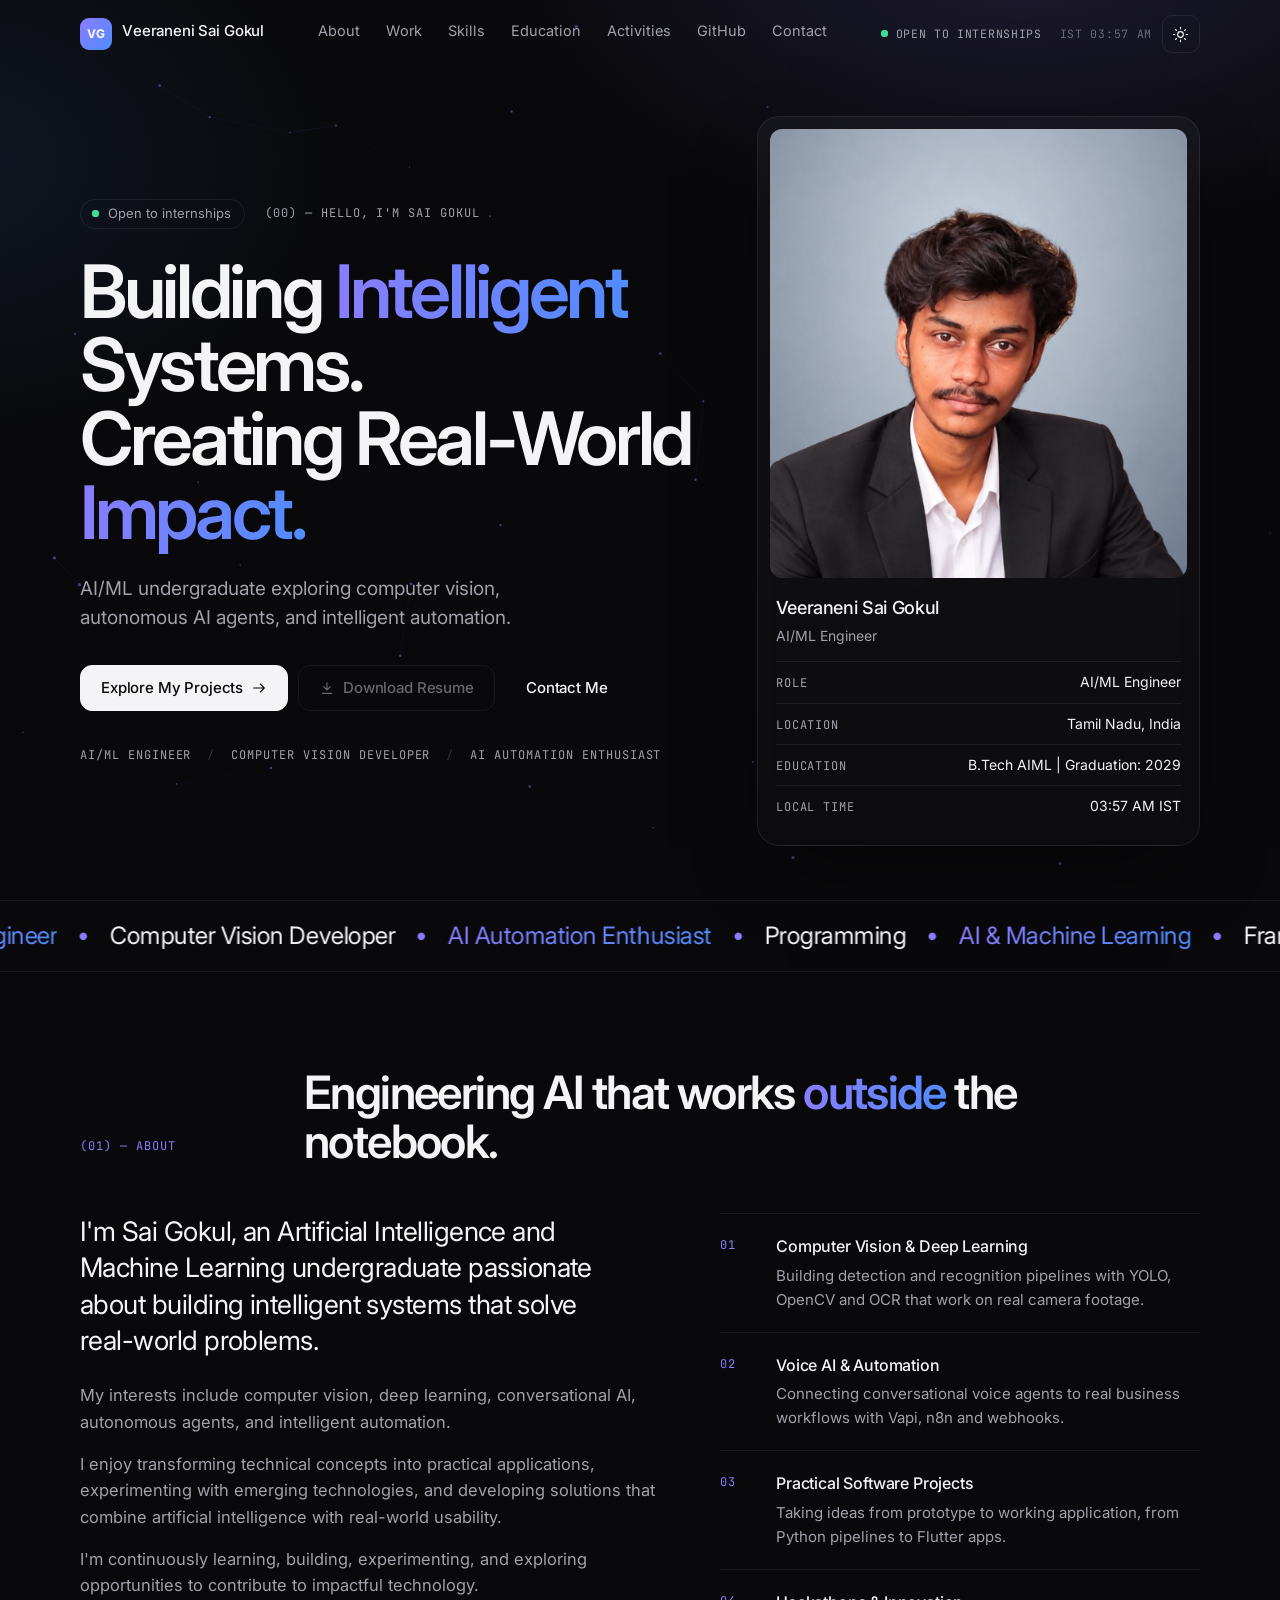
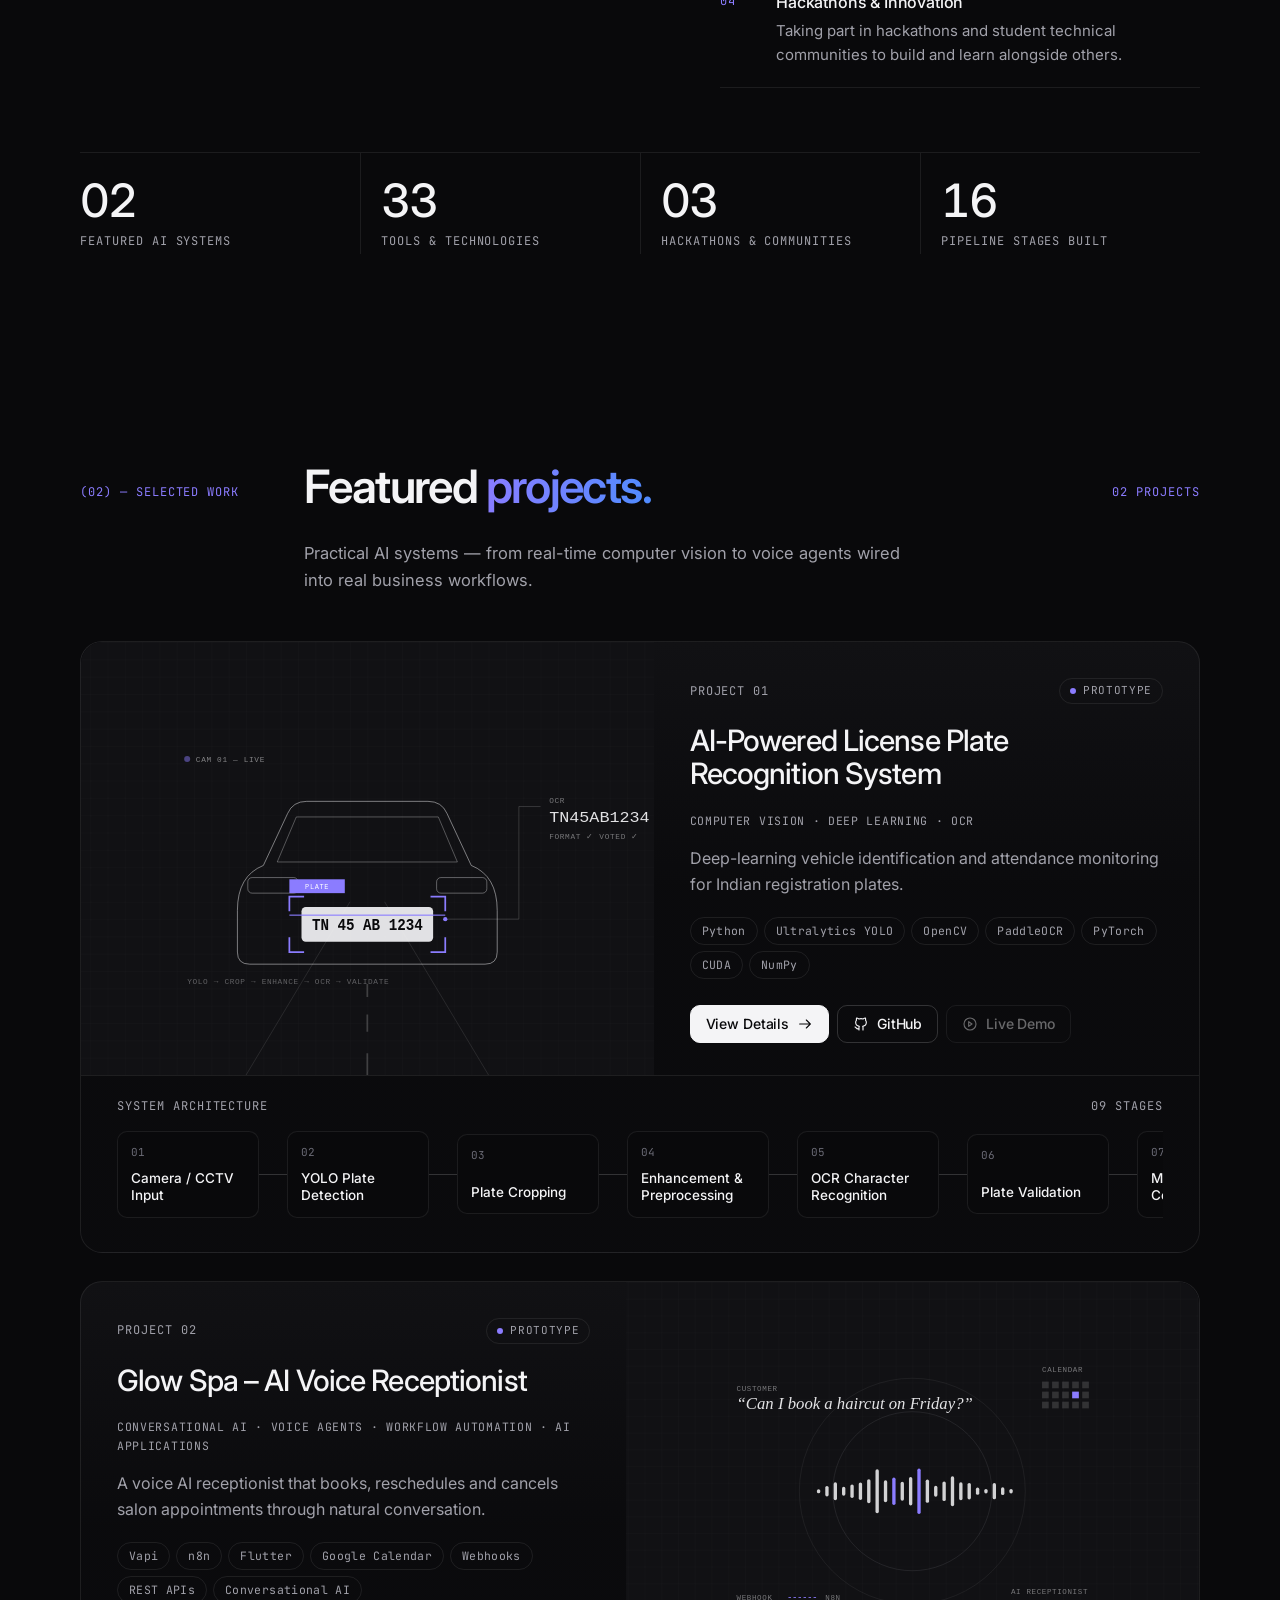
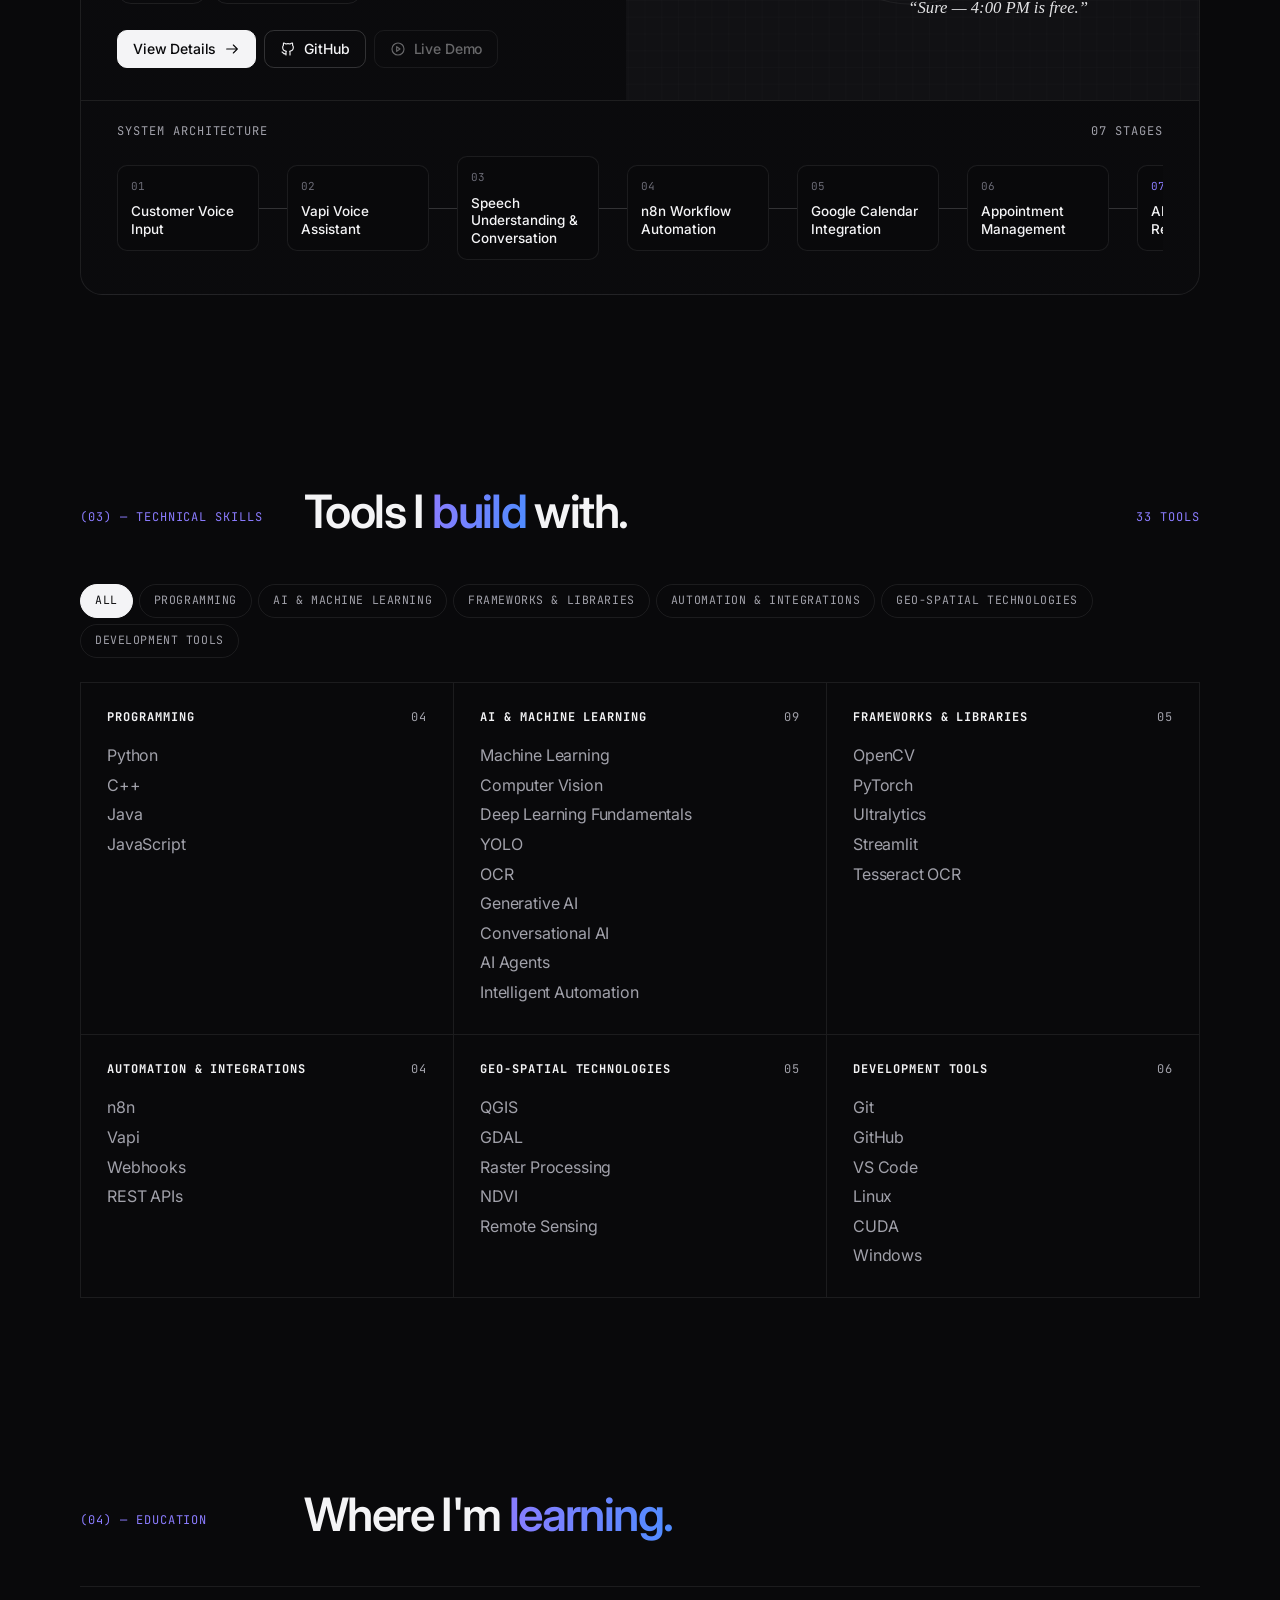
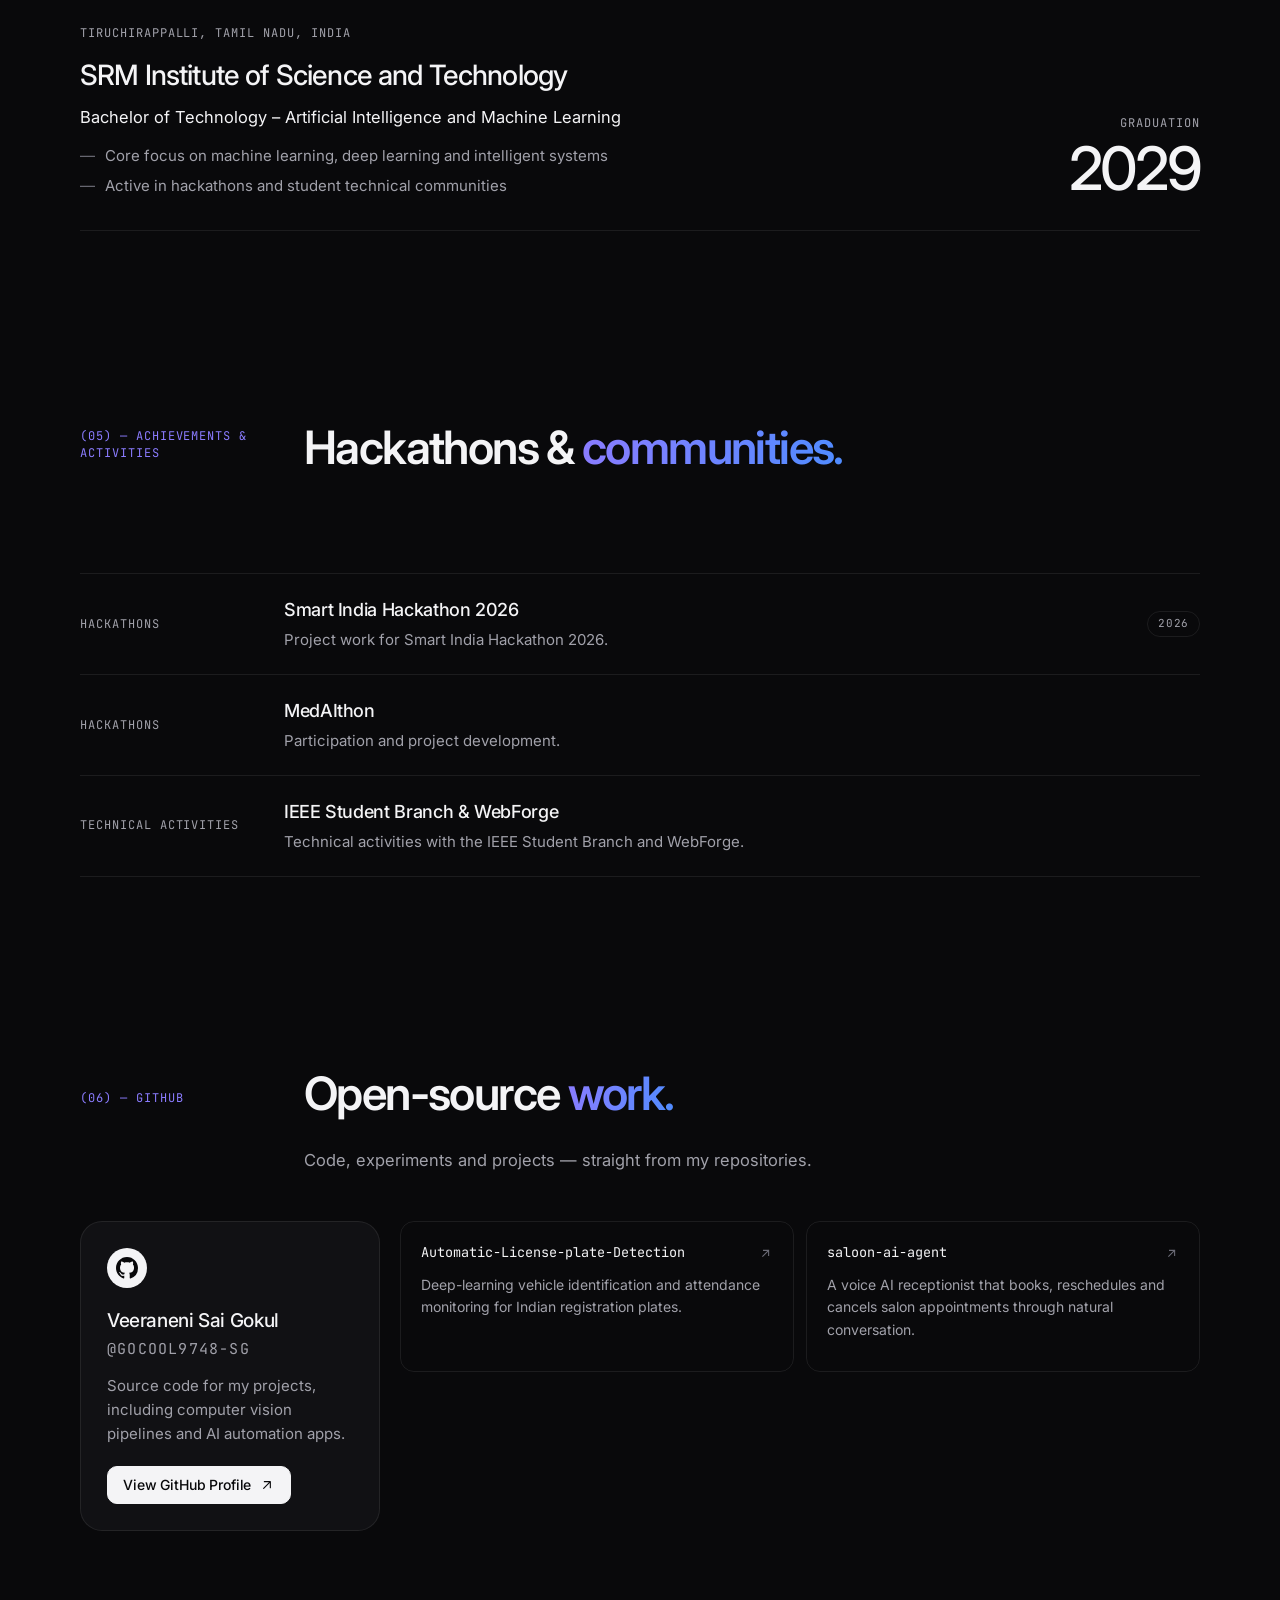
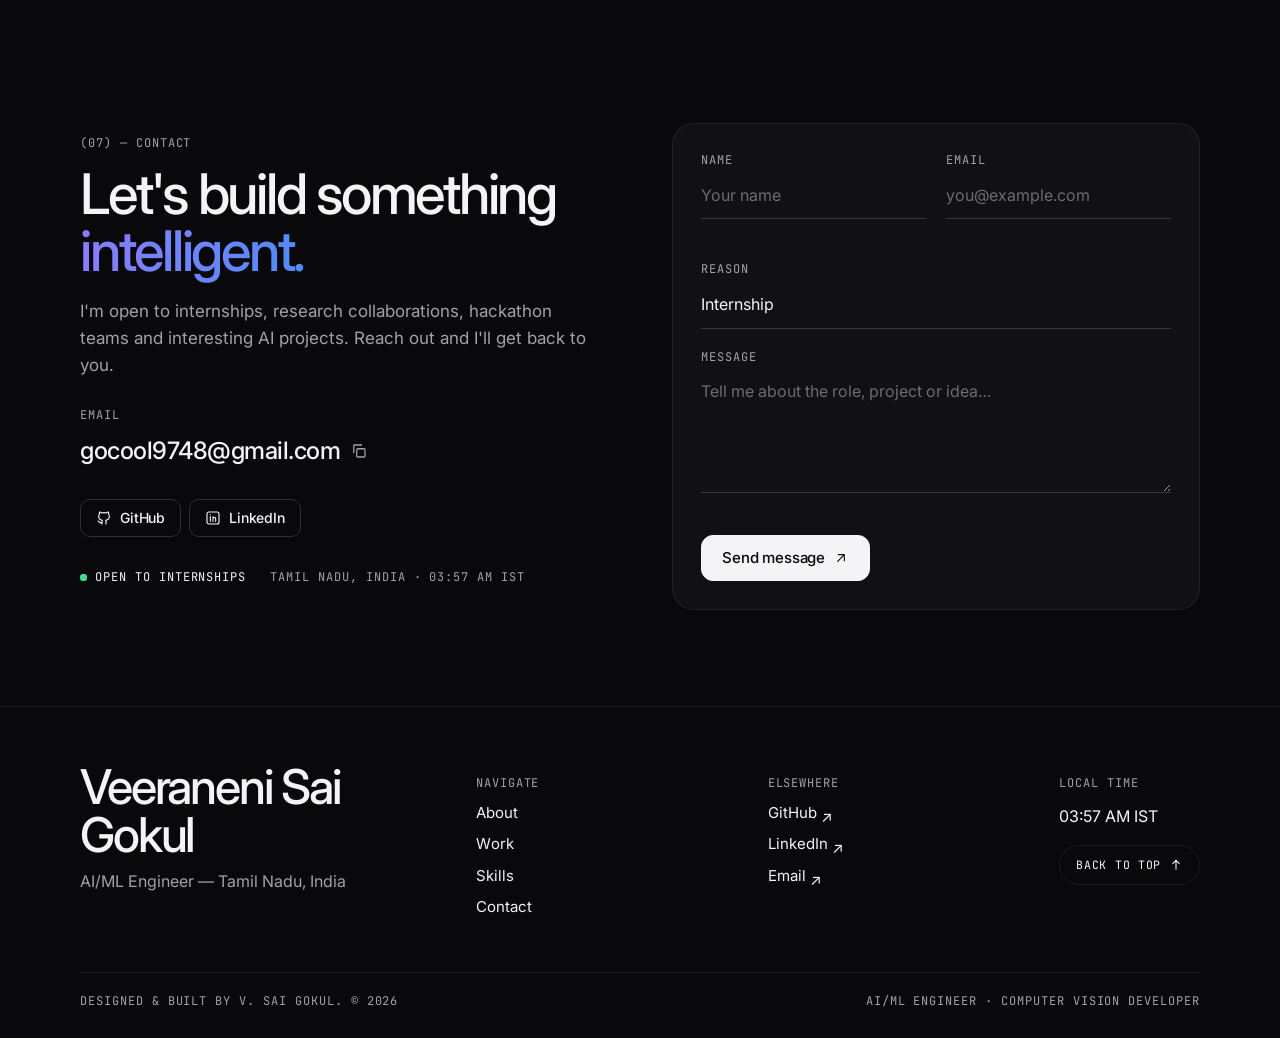
<file: index.html>
<!DOCTYPE html>
<html lang="en" data-theme="dark">
<head>
  <meta charset="UTF-8">
  <meta name="viewport" content="width=device-width, initial-scale=1">
  <title>Veeraneni Sai Gokul | AI/ML Engineer</title>
  <meta name="description" content="AI/ML undergraduate at SRM IST, Tiruchirappalli, building computer vision systems, voice AI receptionists and smart automation. See projects and say hello.">
  <meta name="author" content="Veeraneni Sai Gokul">
  <meta name="theme-color" content="#09090b">
  <!-- If your site lives at a different address, replace every https://gocool9748-sg.github.io in this file, robots.txt and sitemap.xml. -->
  <link rel="canonical" href="https://gocool9748-sg.github.io/">
  <meta property="og:type" content="website">
  <meta property="og:url" content="https://gocool9748-sg.github.io/">
  <meta property="og:site_name" content="Veeraneni Sai Gokul">
  <meta property="og:title" content="Veeraneni Sai Gokul | AI/ML Engineer">
  <meta property="og:description" content="AI/ML undergraduate at SRM IST, Tiruchirappalli, building computer vision systems, voice AI receptionists and smart automation. See projects and say hello.">
  <meta property="og:image" content="https://gocool9748-sg.github.io/assets/img/og.png">
  <meta property="og:image:width" content="1200">
  <meta property="og:image:height" content="630">
  <meta property="og:image:alt" content="Veeraneni Sai Gokul — AI/ML Engineer. Building intelligent systems, creating real-world impact.">
  <meta name="twitter:card" content="summary_large_image">
  <meta name="twitter:title" content="Veeraneni Sai Gokul | AI/ML Engineer">
  <meta name="twitter:description" content="AI/ML undergraduate building computer vision systems, voice AI receptionists and smart automation. See projects and say hello.">
  <meta name="twitter:image" content="https://gocool9748-sg.github.io/assets/img/og.png">
  <link rel="icon" href="favicon.ico" sizes="any">
  <link rel="icon" href="assets/img/icon.svg" type="image/svg+xml">
  <link rel="apple-touch-icon" href="assets/img/apple-touch-icon.png">
  <link rel="manifest" href="site.webmanifest">
  <script type="application/ld+json">
  {"@context":"https://schema.org","@type":"Person","name":"Veeraneni Sai Gokul","jobTitle":"AI/ML Engineer","url":"https://gocool9748-sg.github.io/","alumniOf":"SRM Institute of Science and Technology","address":{"@type":"PostalAddress","addressRegion":"Tamil Nadu","addressCountry":"IN"},"sameAs":["https://github.com/gocool9748-sg"]}
  </script>
  <link rel="preconnect" href="https://fonts.googleapis.com">
  <link rel="preconnect" href="https://fonts.gstatic.com" crossorigin>
  <link rel="stylesheet" href="https://fonts.googleapis.com/css2?family=Inter:wght@400;500;600;700&family=JetBrains+Mono:wght@400;500&display=swap">
  <link rel="stylesheet" href="assets/css/style.css">
  <script>
    /* Before paint: saved theme + JS flag (prevents flashes) */
    (function () {
      var d = document.documentElement;
      d.classList.add("js");
      try {
        var t = localStorage.getItem("sg-theme");
        if (t === "light" || t === "dark") d.setAttribute("data-theme", t);
      } catch (e) {}
    })();
  </script>
</head>
<body>
  <a class="skip-link" href="#main">Skip to content</a>
  <div class="progress" id="progress" aria-hidden="true"></div>
  <canvas id="bg-canvas" aria-hidden="true"></canvas>
  <div class="bg-glow" aria-hidden="true"></div>

  <header class="nav" id="nav">
    <div class="container nav-inner">
      <a class="brand" href="#top" aria-label="Back to top">
        <span class="brand-mark" id="brand-mark">SG</span>
        <span class="brand-name roll-host" id="brand-name"></span>
      </a>
      <nav class="nav-links" id="nav-links" aria-label="Main">
        <a href="#about">About</a>
        <a href="#projects">Work</a>
        <a href="#skills">Skills</a>
        <a href="#education">Education</a>
        <a href="#achievements">Activities</a>
        <a href="#github">GitHub</a>
        <a href="#contact">Contact</a>
      </nav>
      <div class="nav-actions">
        <span class="nav-status" id="nav-status"></span>
        <button class="icon-btn" id="theme-toggle" type="button" aria-label="Toggle light and dark mode">
          <svg class="i-sun" viewBox="0 0 24 24" aria-hidden="true"><circle cx="12" cy="12" r="4"/><path d="M12 2v2M12 20v2M4.93 4.93l1.41 1.41M17.66 17.66l1.41 1.41M2 12h2M20 12h2M4.93 19.07l1.41-1.41M17.66 6.34l1.41-1.41"/></svg>
          <svg class="i-moon" viewBox="0 0 24 24" aria-hidden="true"><path d="M21 12.8A9 9 0 1 1 11.2 3a7 7 0 0 0 9.8 9.8z"/></svg>
        </button>
        <button class="icon-btn menu-btn" id="menu-toggle" type="button" aria-label="Open menu" aria-expanded="false" aria-controls="nav-links">
          <svg viewBox="0 0 24 24" aria-hidden="true"><path d="M4 8h16M4 16h16"/></svg>
        </button>
      </div>
    </div>
  </header>

  <main id="main">
    <section class="hero" id="top"></section>
    <div class="marquee" id="marquee" aria-hidden="true"></div>
    <section class="section" id="about"></section>
    <section class="section" id="projects"></section>
    <section class="section" id="skills"></section>
    <section class="section" id="education"></section>
    <section class="section" id="achievements"></section>
    <section class="section" id="github"></section>
    <section class="section section-contact" id="contact"></section>
  </main>

  <footer class="footer" id="footer"></footer>

  <div class="modal" id="project-modal" role="dialog" aria-modal="true" aria-labelledby="modal-title" hidden>
    <div class="modal-backdrop" data-close></div>
    <article class="modal-panel" id="modal-panel" tabindex="-1"></article>
  </div>

  <div class="toast" id="toast" role="status" aria-live="polite"></div>

  <noscript>
    <div class="noscript">This portfolio needs JavaScript enabled to display its content.</div>
  </noscript>

  <script src="content.js"></script>
  <script src="assets/js/main.js"></script>
</body>
</html>
</file>
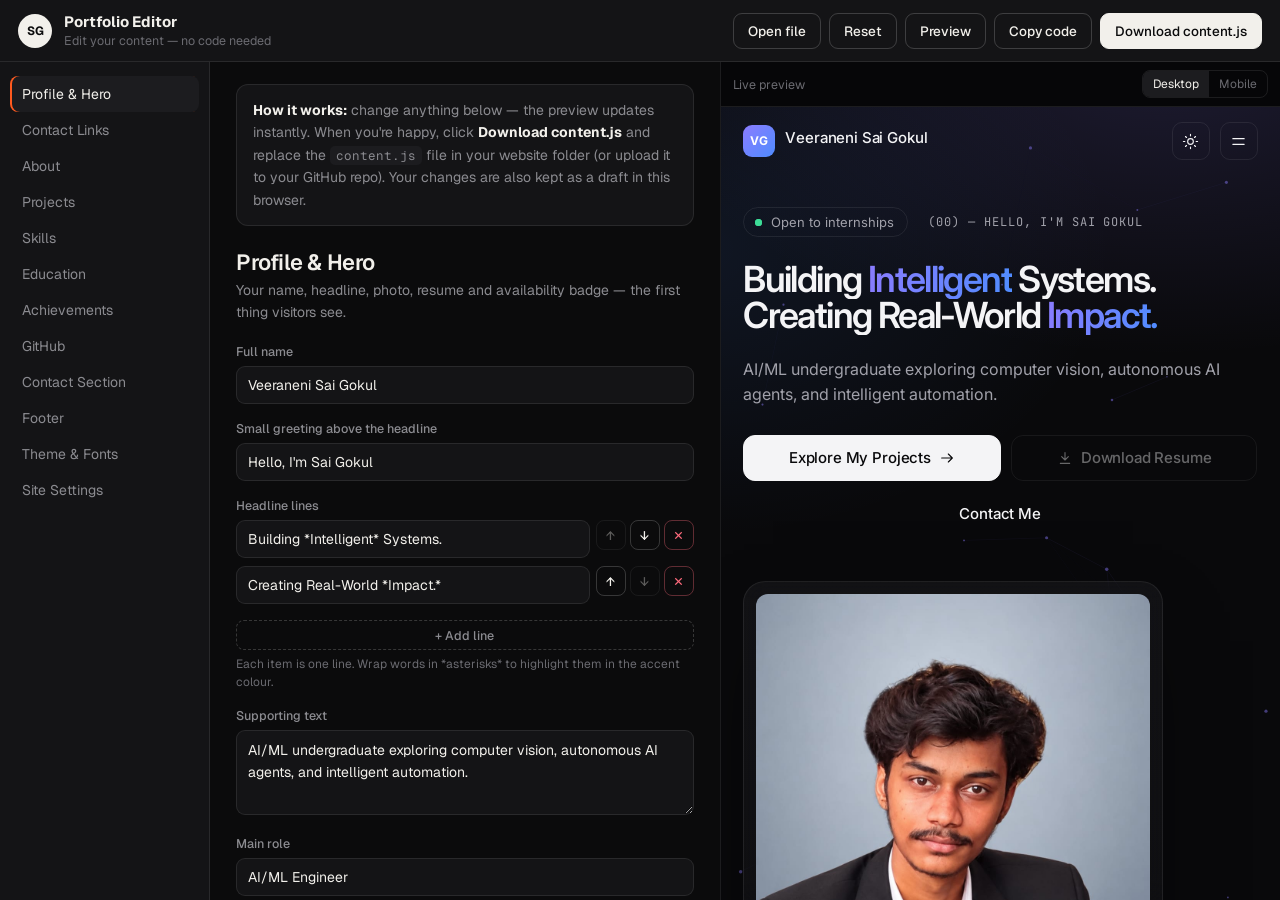
<file: editor.html>
<!DOCTYPE html>
<html lang="en">
<head>
  <meta charset="UTF-8">
  <meta name="viewport" content="width=device-width, initial-scale=1">
  <meta name="robots" content="noindex, nofollow">
  <title>Portfolio Editor</title>
  <link rel="preconnect" href="https://fonts.googleapis.com">
  <link rel="preconnect" href="https://fonts.gstatic.com" crossorigin>
  <link rel="stylesheet" href="https://fonts.googleapis.com/css2?family=Geist:wght@400;500;600&family=Geist+Mono:wght@400;500&display=swap">
  <link rel="stylesheet" href="assets/css/editor.css">
</head>
<body>
  <header class="topbar">
    <div class="brand"><span class="mark">SG</span><div><strong>Portfolio Editor</strong><small>Edit your content — no code needed</small></div></div>
    <div class="actions">
      <label class="btn" title="Open a content.js file">
        <input type="file" id="import-file" accept=".js,.json,text/javascript,application/json" hidden>
        Open file
      </label>
      <button class="btn" id="btn-reset" type="button" title="Throw away changes and start from the published content.js">Reset</button>
      <button class="btn" id="btn-preview" type="button" aria-pressed="true">Preview</button>
      <button class="btn" id="btn-copy" type="button">Copy code</button>
      <button class="btn btn-primary" id="btn-download" type="button">Download content.js</button>
    </div>
  </header>

  <div class="banner" id="draft-banner" hidden>
    <span>You have unsaved changes from last time.</span>
    <button class="btn btn-sm btn-primary" id="btn-restore" type="button">Restore them</button>
    <button class="btn btn-sm" id="btn-discard" type="button">Discard</button>
  </div>

  <div class="layout" id="layout">
    <nav class="sidebar" id="sidebar" aria-label="Sections"></nav>
    <main class="form-pane">
      <div class="help" id="help">
        <strong>How it works:</strong> change anything below — the preview updates instantly. When you're happy, click
        <b>Download content.js</b> and replace the <code>content.js</code> file in your website folder (or upload it to your GitHub repo).
        Your changes are also kept as a draft in this browser.
      </div>
      <div id="form"></div>
    </main>
    <aside class="preview-pane" id="preview-pane">
      <div class="preview-bar"><span>Live preview</span>
        <div class="seg" role="group" aria-label="Preview size">
          <button type="button" data-size="desktop" aria-pressed="true">Desktop</button>
          <button type="button" data-size="mobile" aria-pressed="false">Mobile</button>
        </div>
      </div>
      <div class="preview-stage"><iframe id="preview" src="index.html" title="Live preview of your portfolio"></iframe></div>
    </aside>
  </div>

  <div class="toast" id="toast" role="status" aria-live="polite"></div>

  <div class="dialog" id="code-dialog" hidden>
    <div class="dialog-panel">
      <div class="dialog-head"><strong>Your content.js</strong><button class="btn btn-sm" type="button" id="close-code">Close</button></div>
      <p class="muted">Select all of this text and paste it into <code>content.js</code>, replacing everything in that file.</p>
      <textarea id="code-out" readonly spellcheck="false"></textarea>
    </div>
  </div>

  <script src="content.js"></script>
  <script src="assets/js/editor.js"></script>
</body>
</html>
</file>
<file: assets/css/style.css>
/* =========================================================
   Design tokens — warm editorial dark, single signal accent
   ========================================================= */
/* =========================================================
   Design tokens. Accent colours & font are set from content.js
   (theme.colors / theme.font) — see applyTheme() in main.js.
   ========================================================= */
:root {
  --font-choice: "Inter";
  --font-sans: var(--font-choice), ui-sans-serif, system-ui, -apple-system, "Segoe UI", Roboto, Arial, sans-serif;
  --font-mono: "JetBrains Mono", ui-monospace, SFMono-Regular, Menlo, Consolas, monospace;
  --accent: #8b7cff;
  --accent-2: #4f8cff;
  --accent-rgb: 139, 124, 255;
  --accent-2-rgb: 79, 140, 255;
  --radius-sm: 8px;
  --radius: 14px;
  --radius-lg: 22px;
  --container: 1200px;
  --ease: cubic-bezier(0.22, 1, 0.36, 1);
  --ease-curtain: cubic-bezier(0.76, 0, 0.24, 1);
  --nav-h: 68px;
}

[data-theme="dark"] {
  color-scheme: dark;
  --bg: #09090b;
  --surface: #111114;
  --surface-2: #17171b;
  --border: rgba(255, 255, 255, 0.08);
  --border-strong: rgba(255, 255, 255, 0.16);
  --text: #f4f4f6;
  --text-2: #a1a1aa;
  --text-3: #6b6b76;
  --accent-soft: rgba(var(--accent-rgb), 0.14);
  --on-accent: #ffffff;
  --success: #3ddc97;
  --glass: rgba(14, 14, 17, 0.72);
  --shadow: 0 30px 80px -30px rgba(0, 0, 0, 0.7);
  --glow-a: 0.16;
  --glow-b: 0.10;
}

[data-theme="light"] {
  color-scheme: light;
  --bg: #fbfbfc;
  --surface: #ffffff;
  --surface-2: #f3f3f6;
  --border: rgba(10, 10, 20, 0.09);
  --border-strong: rgba(10, 10, 20, 0.18);
  --text: #0b0b0f;
  --text-2: #52525b;
  --text-3: #8a8a94;
  --accent-soft: rgba(var(--accent-rgb), 0.1);
  --on-accent: #ffffff;
  --success: #12a46a;
  --glass: rgba(251, 251, 252, 0.8);
  --shadow: 0 30px 70px -35px rgba(30, 30, 60, 0.25);
  --glow-a: 0.10;
  --glow-b: 0.07;
}

/* =========================================================
   Base
   ========================================================= */
*, *::before, *::after { box-sizing: border-box; }
html { scroll-behavior: smooth; scroll-padding-top: 80px; -webkit-text-size-adjust: 100%; scrollbar-width: thin; scrollbar-color: var(--border-strong) transparent; }
body {
  margin: 0;
  font-family: var(--font-sans);
  font-size: 16px;
  line-height: 1.6;
  color: var(--text);
  background: var(--bg);
  -webkit-font-smoothing: antialiased;
  -moz-osx-font-smoothing: grayscale;
  overflow-x: hidden;
  transition: background-color .5s var(--ease), color .5s var(--ease);
}
body.modal-open { overflow: hidden; }
img { max-width: 100%; display: block; }
a { color: inherit; text-decoration: none; }
button, input, textarea, select { font: inherit; color: inherit; }
::selection { background: var(--accent); color: var(--on-accent); }
:focus-visible { outline: 1.5px solid var(--accent); outline-offset: 3px; border-radius: 6px; }
svg { flex-shrink: 0; }
::-webkit-scrollbar { width: 8px; height: 8px; }
::-webkit-scrollbar-thumb { background: var(--border-strong); border-radius: 8px; }
::-webkit-scrollbar-track { background: transparent; }

.container { width: 100%; max-width: var(--container); margin: 0 auto; padding: 0 clamp(20px, 4vw, 40px); }

.skip-link { position: absolute; left: 16px; top: -60px; z-index: 200; background: var(--text); color: var(--bg); padding: 10px 16px; border-radius: var(--radius-sm); }
.skip-link:focus { top: 16px; }
.noscript { padding: 40px; text-align: center; color: var(--text-2); }

/* Italic serif accent (from *asterisks* in content) */
.nowrap { white-space: nowrap; }
.em { background: linear-gradient(100deg, var(--accent), var(--accent-2)); -webkit-background-clip: text; background-clip: text; color: transparent; }

/* Mono label, e.g. (01) — ABOUT */
.label {
  font-family: var(--font-mono);
  font-size: 12px;
  line-height: 1.4;
  letter-spacing: 0.08em;
  text-transform: uppercase;
  color: var(--text-2);
}

/* Background: soft accent glow + animated network canvas */
#bg-canvas { position: fixed; inset: 0; width: 100%; height: 100%; z-index: -2; pointer-events: none; }
.bg-glow {
  position: fixed; inset: 0; z-index: -3; pointer-events: none;
  background:
    radial-gradient(900px 520px at 80% -8%, rgba(var(--accent-rgb), var(--glow-a)), transparent 60%),
    radial-gradient(700px 480px at -5% 18%, rgba(var(--accent-2-rgb), var(--glow-b)), transparent 60%),
    var(--bg);
}

/* Scroll progress line */
.progress { position: fixed; top: 0; left: 0; right: 0; height: 2px; z-index: 120; background: linear-gradient(90deg, var(--accent), var(--accent-2)); transform-origin: 0 50%; transform: scaleX(0); }

/* =========================================================
   Navigation
   ========================================================= */
.nav {
  position: fixed; top: 0; left: 0; right: 0; z-index: 100;
  border-bottom: 1px solid transparent;
  transition: transform .5s var(--ease), background-color .3s, border-color .3s;
}
.nav.scrolled { background: var(--glass); backdrop-filter: saturate(150%) blur(16px); -webkit-backdrop-filter: saturate(150%) blur(16px); border-bottom-color: var(--border); }
.nav.hide { transform: translateY(-100%); }
.nav-inner { display: flex; align-items: center; justify-content: space-between; height: var(--nav-h); gap: 20px; }
.brand { display: flex; align-items: center; gap: 10px; font-weight: 500; letter-spacing: -0.01em; }
.brand-mark { display: grid; place-items: center; width: 32px; height: 32px; border-radius: 9px; background: linear-gradient(135deg, var(--accent), var(--accent-2)); color: #fff; font-size: 12px; font-weight: 700; letter-spacing: .02em; }
.brand-name { font-size: 15px; }
.nav-links { display: flex; gap: 2px; }
.nav-links a {
  font-size: 14.5px; color: var(--text-2); padding: 8px 12px; border-radius: 999px; transition: color .2s, background-color .2s;
}
.nav-links a:hover { color: var(--text); background: rgba(127, 127, 140, 0.08); }
.nav-links a.active { color: var(--text); background: rgba(127, 127, 140, 0.12); }
.nav-actions { display: flex; align-items: center; gap: 10px; }
.nav-status { display: inline-flex; align-items: center; gap: 8px; font-family: var(--font-mono); font-size: 11.5px; letter-spacing: .06em; text-transform: uppercase; color: var(--text-2); white-space: nowrap; }
.icon-btn {
  display: grid; place-items: center; width: 38px; height: 38px; border-radius: 10px;
  background: transparent; border: 1px solid var(--border); cursor: pointer;
  transition: background-color .25s, border-color .25s;
}
.icon-btn:hover { background: var(--surface); border-color: var(--border-strong); }
.icon-btn svg { width: 17px; height: 17px; fill: none; stroke: currentColor; stroke-width: 1.6; stroke-linecap: round; stroke-linejoin: round; transition: transform .5s var(--ease); }
.icon-btn:hover svg { transform: rotate(20deg); }
[data-theme="dark"] .i-moon, [data-theme="light"] .i-sun { display: none; }
.menu-btn { display: none; }

/* Letter-roll hover */
.roll { position: relative; display: inline-flex; overflow: hidden; line-height: 1.2; vertical-align: top; }
.roll-ch { display: inline-block; position: relative; transition: transform .5s var(--ease); transition-delay: calc(var(--i) * 14ms); }
.roll-ch::after { content: attr(data-ch); position: absolute; left: 0; top: 100%; }
a:hover .roll-ch, a:focus-visible .roll-ch { transform: translateY(-100%); }
.sr-only { position: absolute; width: 1px; height: 1px; padding: 0; margin: -1px; overflow: hidden; clip: rect(0 0 0 0); white-space: nowrap; border: 0; }

/* =========================================================
   Buttons, chips, status
   ========================================================= */
.btn {
  position: relative; isolation: isolate; overflow: hidden;
  display: inline-flex; align-items: center; justify-content: center; gap: 8px;
  height: 46px; padding: 0 20px; border-radius: 12px; font-size: 15px; font-weight: 500; letter-spacing: -0.01em;
  border: 1px solid var(--border-strong); background: transparent; color: var(--text);
  cursor: pointer; white-space: nowrap;
  transition: color .35s var(--ease), border-color .35s var(--ease), opacity .2s;
}
.btn::before {
  content: ""; position: absolute; inset: 0; z-index: -1; border-radius: inherit;
  background: var(--text); transform: translateY(101%); transition: transform .5s var(--ease);
}
.btn:hover::before, .btn:focus-visible::before { transform: translateY(0); }
.btn:hover, .btn:focus-visible { color: var(--bg); border-color: var(--text); }
.btn svg { width: 16px; height: 16px; fill: none; stroke: currentColor; stroke-width: 1.7; stroke-linecap: round; stroke-linejoin: round; }
.btn-primary { background: var(--text); border-color: var(--text); color: var(--bg); }
.btn-primary::before { background: linear-gradient(100deg, var(--accent), var(--accent-2)); }
.btn-primary:hover, .btn-primary:focus-visible { color: #fff; border-color: var(--accent); box-shadow: 0 10px 30px -10px rgba(var(--accent-rgb), .6); }
.btn-ghost { border-color: transparent; }
.btn-sm { height: 38px; padding: 0 15px; font-size: 14px; border-radius: 10px; }
.btn[aria-disabled="true"] { opacity: .4; cursor: not-allowed; }
.btn[aria-disabled="true"]::before { display: none; }
.btn[aria-disabled="true"]:hover { color: var(--text); border-color: var(--border-strong); }
.btn-primary[aria-disabled="true"]:hover { color: var(--bg); border-color: var(--text); box-shadow: none; }
.magnetic { display: inline-flex; will-change: transform; }

.chip {
  display: inline-flex; align-items: center; height: 28px; padding: 0 11px; border-radius: 999px;
  border: 1px solid var(--border); font-family: var(--font-mono); font-size: 11.5px; letter-spacing: .03em;
  color: var(--text-2); transition: color .2s, border-color .2s;
}
.chip:hover { color: var(--text); border-color: var(--border-strong); }
.tag { font-family: var(--font-mono); font-size: 11.5px; letter-spacing: .06em; text-transform: uppercase; color: var(--text-2); }
.status {
  display: inline-flex; align-items: center; gap: 7px; height: 26px; padding: 0 10px; border-radius: 999px;
  font-family: var(--font-mono); font-size: 11px; letter-spacing: .06em; text-transform: uppercase;
  color: var(--text-2); border: 1px solid var(--border);
}
.status::before { content: ""; width: 6px; height: 6px; border-radius: 50%; background: var(--accent); }
.status[data-status="completed"]::before { background: var(--success); }
.status.plain::before { display: none; }
.pulse { position: relative; width: 7px; height: 7px; border-radius: 50%; background: var(--success); flex-shrink: 0; }
.pulse::after { content: ""; position: absolute; inset: 0; border-radius: 50%; background: var(--success); animation: pulse 2.4s var(--ease) infinite; }
@keyframes pulse { 0% { transform: scale(1); opacity: .7; } 100% { transform: scale(3); opacity: 0; } }

/* =========================================================
   Sections
   ========================================================= */
.section { padding: 96px 0; position: relative; }
.section-head { display: grid; grid-template-columns: 200px 1fr auto; gap: 24px; align-items: end; margin-bottom: 48px; }
.section-head .label { padding-bottom: 10px; }
.section-head h2 { font-size: clamp(30px, 3.8vw, 46px); line-height: 1.05; letter-spacing: -0.035em; font-weight: 600; margin: 0; }
.section-head > .label { margin: 0; color: var(--accent); }
.section-head .sub { grid-column: 2 / 3; color: var(--text-2); font-size: 16.5px; margin: 6px 0 0; max-width: 60ch; }
.section-head .aside { padding-bottom: 10px; }
.muted { color: var(--text-2); }

/* Reveal on scroll (fade-up 20px) */
.js .reveal { opacity: 0; transform: translateY(20px); transition: opacity .9s var(--ease), transform .9s var(--ease); transition-delay: var(--d, 0s); }
.js .reveal.in { opacity: 1; transform: none; }

/* Masked line reveal for headings */
.mask-line { display: block; overflow: hidden; padding-bottom: .06em; margin-bottom: -.06em; }
.mask-line > span { display: inline-block; transform: translateY(105%); transition: transform 1.1s var(--ease); transition-delay: var(--d, 0s); }
.in .mask-line > span, .mask-line.in > span { transform: none; }
html:not(.js) .mask-line > span { transform: none; }

/* =========================================================
   Hero
   ========================================================= */
.hero { min-height: 100vh; min-height: 100svh; display: flex; align-items: center; padding: clamp(84px, 13vh, 116px) 0 clamp(32px, 6vh, 64px); }
.hero-grid { display: grid; grid-template-columns: 1.4fr 1fr; gap: 56px; align-items: center; }
.hero-top { display: flex; flex-wrap: wrap; align-items: center; gap: 14px 20px; margin-bottom: clamp(16px, 3vh, 26px); }
.availability { display: inline-flex; align-items: center; gap: 9px; height: 30px; padding: 0 13px 0 11px; border-radius: 999px; font-size: 13px; color: var(--text-2); border: 1px solid var(--border); }
.hero h1 { font-size: clamp(36px, min(5.8vw, 8.2vh), 74px); line-height: 1; letter-spacing: -0.045em; font-weight: 600; margin: 0 0 24px; }
.hero-tagline { font-size: clamp(16px, 1.5vw, 19px); color: var(--text-2); max-width: 520px; margin: 0 0 clamp(20px, 3.6vh, 32px); line-height: 1.55; }
.hero-actions { display: flex; flex-wrap: wrap; gap: 10px; }
.hero-roles { margin-top: clamp(20px, 4vh, 36px); display: flex; flex-wrap: wrap; gap: 6px 16px; }
.hero-roles span + span::before { content: "/"; margin-right: 16px; color: var(--border-strong); }

/* Profile card */
.profile-card { border-radius: var(--radius-lg); padding: 12px; background: linear-gradient(180deg, rgba(127,127,140,.08), rgba(127,127,140,.03)); backdrop-filter: blur(12px); -webkit-backdrop-filter: blur(12px); border: 1px solid var(--border); box-shadow: var(--shadow); }
.photo-frame { position: relative; aspect-ratio: 4 / 4.3; border-radius: 12px; overflow: hidden; background: radial-gradient(120% 90% at 50% 0%, rgba(var(--accent-rgb), .2), transparent 60%), var(--bg); display: grid; place-items: center; }
.photo-frame img { position: absolute; inset: 0; width: 100%; height: 100%; object-fit: cover; object-position: 50% 28%; }
.photo-initials { font-size: clamp(64px, 8vw, 104px); font-weight: 600; letter-spacing: -0.05em; line-height: 1; background: linear-gradient(160deg, var(--text), var(--accent)); -webkit-background-clip: text; background-clip: text; color: transparent; }
.photo-hint { position: absolute; bottom: 14px; left: 0; right: 0; text-align: center; }
.photo-frame .dot-accent { position: absolute; top: 16px; right: 16px; width: 8px; height: 8px; border-radius: 50%; background: var(--accent); }
.photo-frame .photo-label { position: absolute; top: 14px; left: 16px; }
.profile-meta { padding: 16px 6px 6px; }
.profile-name { font-size: 18px; font-weight: 500; letter-spacing: -0.02em; margin: 0; }
.profile-role { color: var(--text-2); font-size: 14px; margin: 2px 0 14px; }
.meta-list { list-style: none; margin: 0; padding: 0; display: grid; }
.meta-list li { display: flex; align-items: baseline; justify-content: space-between; gap: 12px; padding: 9px 0; border-top: 1px solid var(--border); font-size: 14px; }
.meta-list li span:last-child { text-align: right; }

/* Marquee */
.marquee { border-top: 1px solid var(--border); border-bottom: 1px solid var(--border); overflow: hidden; padding: 16px 0; }
.marquee-track { display: flex; width: max-content; will-change: transform; }
.marquee-group { display: flex; align-items: center; flex-shrink: 0; }
.marquee-item { font-size: clamp(18px, 2vw, 24px); letter-spacing: -0.02em; padding: 0 22px; white-space: nowrap; }
.marquee-sep { color: var(--accent); font-size: 10px; }

/* =========================================================
   About
   ========================================================= */
.about-grid { display: grid; grid-template-columns: 1.2fr 1fr; gap: 64px; align-items: start; }
.about-lead { font-size: clamp(21px, 2.1vw, 27px); line-height: 1.35; letter-spacing: -0.02em; margin: 0 0 24px; }
.about-text p:not(.about-lead) { color: var(--text-2); font-size: 16.5px; margin: 0 0 16px; max-width: 62ch; }
.highlights { border-top: 1px solid var(--border); }
.highlight { display: grid; grid-template-columns: 44px 1fr; gap: 12px; padding: 20px 0; border-bottom: 1px solid var(--border); }
.highlight .label { padding-top: 3px; color: var(--accent); }
.highlight h3 { font-size: 16px; font-weight: 500; margin: 0 0 4px; letter-spacing: -0.01em; }
.highlight p { margin: 0; color: var(--text-2); font-size: 15px; }
.stats { display: grid; grid-template-columns: repeat(4, 1fr); margin-top: 64px; border-top: 1px solid var(--border); }
.stat { display: flex; flex-direction: column-reverse; padding: 24px 20px 4px; border-left: 1px solid var(--border); }
.stat:first-child { border-left: 0; padding-left: 0; }
.stat dd { margin: 0; font-size: clamp(34px, 3.6vw, 46px); font-weight: 500; letter-spacing: -0.04em; line-height: 1; font-variant-numeric: tabular-nums; }
.stat dt { margin-top: 10px; }

/* =========================================================
   Projects
   ========================================================= */
.projects { display: grid; gap: 28px; }
.project { border-radius: var(--radius-lg); border: 1px solid var(--border); background: linear-gradient(180deg, rgba(127,127,140,.07), rgba(127,127,140,.02) 40%); overflow: hidden; transition: border-color .4s var(--ease); }
.project:hover { border-color: var(--border-strong); }
.project-top { display: grid; grid-template-columns: 1.05fr 1fr; }
.project:nth-child(even) .project-top { grid-template-columns: 1fr 1.05fr; }
.project:nth-child(even) .project-thumb { order: 2; }
.project-thumb { position: relative; min-height: 340px; overflow: hidden; display: block; background: var(--bg); }
.project-thumb svg, .project-thumb img { position: absolute; inset: 0; width: 100%; height: 100%; object-fit: cover; transition: transform 1.2s var(--ease); }
.project:hover .project-thumb svg, .project:hover .project-thumb img { transform: scale(1.03); }
.project-body { padding: 36px 36px 32px; display: flex; flex-direction: column; }
.project-index { display: flex; align-items: center; justify-content: space-between; gap: 12px; margin-bottom: 20px; }
.project h3 { font-size: clamp(24px, 2.3vw, 30px); line-height: 1.12; letter-spacing: -0.03em; font-weight: 500; margin: 0 0 10px; }
.project-cats { margin-bottom: 16px; }
.project-summary { color: var(--text-2); margin: 0 0 20px; }
.tech-row { display: flex; flex-wrap: wrap; gap: 6px; margin-bottom: 26px; }
.project-actions { display: flex; flex-wrap: wrap; gap: 8px; margin-top: auto; }

/* Pipeline */
.pipeline-wrap { border-top: 1px solid var(--border); padding: 22px 36px 26px; }
.pipeline-label { display: flex; justify-content: space-between; margin-bottom: 14px; }
.pipeline { list-style: none; margin: 0; padding: 2px 0 8px; display: flex; overflow-x: auto; scrollbar-width: thin; }
.pipe-step { display: flex; align-items: center; flex-shrink: 0; }
.pipe-node {
  width: 142px; min-height: 80px; padding: 12px 13px; border-radius: 10px; border: 1px solid var(--border); background: var(--bg);
  display: flex; flex-direction: column; justify-content: space-between; gap: 8px;
  transition: border-color .3s, transform .4s var(--ease);
}
.pipe-node .n { font-family: var(--font-mono); font-size: 11px; color: var(--text-3); }
.pipe-node .t { font-size: 13.5px; line-height: 1.3; font-weight: 500; }
.pipe-step:hover .pipe-node { border-color: var(--text-2); transform: translateY(-2px); }
.pipe-step:hover .pipe-node .n { color: var(--accent); }
.pipe-link { position: relative; width: 28px; height: 1px; background: var(--border-strong); overflow: hidden; }
.pipe-link::after { content: ""; position: absolute; top: 0; left: -40%; width: 40%; height: 100%; background: var(--accent); animation: flow 2.4s linear infinite; }
@keyframes flow { to { left: 100%; } }
.pipe-step:last-child .pipe-link { display: none; }
.pipe-step:last-child .pipe-node .n { color: var(--accent); }

/* Vertical pipeline (detail view) */
.pipeline-v { list-style: none; margin: 0; padding: 0; counter-reset: s; border-top: 1px solid var(--border); }
.pipeline-v li { display: grid; grid-template-columns: 48px 1fr 20px; align-items: center; padding: 12px 0; border-bottom: 1px solid var(--border); font-size: 15px; }
.pipeline-v .n { font-family: var(--font-mono); font-size: 11.5px; color: var(--text-3); }
.pipeline-v .arrow { color: var(--text-3); font-size: 13px; text-align: right; }
.pipeline-v li:last-child .n, .pipeline-v li:last-child .arrow { color: var(--accent); }

/* =========================================================
   Project detail drawer
   ========================================================= */
.modal { position: fixed; inset: 0; z-index: 150; display: flex; justify-content: flex-end; }
.modal[hidden] { display: none; }
.modal-backdrop { position: absolute; inset: 0; background: rgba(0, 0, 0, .55); backdrop-filter: blur(4px); -webkit-backdrop-filter: blur(4px); animation: fade .4s var(--ease); }
.modal-panel { position: relative; width: min(820px, 100%); height: 100%; overflow-y: auto; background: var(--bg); border-left: 1px solid var(--border); animation: slidein .6s var(--ease-curtain); outline: none; overscroll-behavior: contain; }
@keyframes fade { from { opacity: 0; } }
@keyframes slidein { from { transform: translateX(100%); } }
.modal-bar { position: sticky; top: 0; z-index: 2; display: flex; align-items: center; justify-content: space-between; padding: 12px 28px; background: var(--glass); border-bottom: 1px solid var(--border); backdrop-filter: blur(14px); -webkit-backdrop-filter: blur(14px); }
.modal-hero { position: relative; aspect-ratio: 16 / 7.5; background: var(--surface); border-bottom: 1px solid var(--border); overflow: hidden; }
.modal-hero svg, .modal-hero img { position: absolute; inset: 0; width: 100%; height: 100%; object-fit: cover; }
.modal-content { padding: 36px 40px 56px; }
.modal-content h2 { font-size: clamp(26px, 3.2vw, 36px); letter-spacing: -0.035em; line-height: 1.1; margin: 14px 0 14px; font-weight: 500; }
.modal-content h3 { margin: 40px 0 14px; }
.modal-content p { color: var(--text-2); font-size: 16px; margin: 0 0 12px; }
.modal-content p.lead { color: var(--text); font-size: 18px; line-height: 1.5; }
.modal-meta { display: flex; flex-wrap: wrap; align-items: center; gap: 8px 14px; }
.feature-list { list-style: none; margin: 0; padding: 0; display: grid; grid-template-columns: 1fr 1fr; column-gap: 28px; border-top: 1px solid var(--border); }
.feature-list li { display: flex; gap: 12px; padding: 11px 0; border-bottom: 1px solid var(--border); font-size: 15px; }
.feature-list li .label { padding-top: 2px; }
.outcomes { list-style: none; margin: 0; padding: 0; border-top: 1px solid var(--border); }
.outcomes li { display: flex; gap: 12px; padding: 12px 0; border-bottom: 1px solid var(--border); font-size: 15px; }
.outcomes li::before { content: ""; width: 6px; height: 6px; border-radius: 50%; background: var(--accent); margin-top: 9px; flex-shrink: 0; }
.modal-actions { display: flex; flex-wrap: wrap; gap: 8px; margin-top: 24px; }
.modal-next { display: flex; align-items: center; justify-content: space-between; gap: 16px; margin-top: 48px; padding: 22px 0; border-top: 1px solid var(--border); border-bottom: 1px solid var(--border); }
.modal-next strong { display: block; font-size: 22px; font-weight: 500; letter-spacing: -0.02em; margin-top: 4px; transition: color .3s; }
.modal-next:hover strong { color: var(--accent); }
.modal-next svg { width: 22px; height: 22px; fill: none; stroke: currentColor; stroke-width: 1.5; transition: transform .5s var(--ease); }
.modal-next:hover svg { transform: translateX(4px); }

/* =========================================================
   Skills
   ========================================================= */
.skill-tabs { display: flex; flex-wrap: wrap; gap: 6px; margin-bottom: 24px; }
.tab {
  height: 34px; padding: 0 14px; border-radius: 999px; cursor: pointer;
  font-family: var(--font-mono); font-size: 11.5px; letter-spacing: .05em; text-transform: uppercase;
  color: var(--text-2); background: transparent; border: 1px solid var(--border);
  transition: color .2s, background-color .2s, border-color .2s;
}
.tab:hover { color: var(--text); border-color: var(--border-strong); }
.tab[aria-pressed="true"] { color: var(--bg); background: var(--text); border-color: var(--text); }
.skills-grid { display: grid; grid-template-columns: repeat(3, 1fr); border-top: 1px solid var(--border); border-left: 1px solid var(--border); }
.skill-group { padding: 26px 26px 28px; border-right: 1px solid var(--border); border-bottom: 1px solid var(--border); transition: opacity .4s var(--ease), background-color .3s; }
.skill-group:hover { background: var(--surface); }
.skill-group.dim { opacity: .25; }
.skill-group-head { display: flex; align-items: baseline; justify-content: space-between; margin-bottom: 18px; }
.skill-group-head h3 { margin: 0; color: var(--text); }
.skill-items { list-style: none; margin: 0; padding: 0; display: grid; gap: 4px; }
.skill-items li { display: flex; align-items: center; justify-content: space-between; font-size: 16px; letter-spacing: -0.01em; color: var(--text-2); transition: color .2s; }
.skill-items li::after { content: ""; width: 5px; height: 5px; border-radius: 50%; background: var(--accent); opacity: 0; transition: opacity .2s; }
.skill-items li:hover { color: var(--text); }
.skill-items li:hover::after { opacity: 1; }

/* =========================================================
   Education
   ========================================================= */
.edu-card { display: grid; grid-template-columns: 1fr auto; gap: 32px; align-items: end; padding: 32px 0; border-top: 1px solid var(--border); border-bottom: 1px solid var(--border); }
.edu-card + .edu-card { border-top: 0; }
.edu-card h3 { font-size: clamp(22px, 2.4vw, 28px); letter-spacing: -0.03em; margin: 8px 0 6px; font-weight: 500; }
.edu-degree { font-size: 16.5px; margin: 0 0 4px; }
.edu-loc { color: var(--text-2); margin: 0; }
.edu-details { list-style: none; margin: 14px 0 0; padding: 0; display: grid; gap: 6px; }
.edu-details li { color: var(--text-2); font-size: 15px; display: flex; gap: 10px; }
.edu-details li::before { content: "—"; color: var(--text-3); }
.edu-year { text-align: right; }
.edu-year .year { font-size: clamp(40px, 5vw, 60px); font-weight: 500; letter-spacing: -0.045em; line-height: 1; margin-top: 6px; }

/* =========================================================
   Achievements
   ========================================================= */
.ach-filters { display: flex; flex-wrap: wrap; gap: 6px; margin-bottom: 20px; }
.ach-list { border-top: 1px solid var(--border); }
.ach-item { display: grid; grid-template-columns: 180px 1fr auto; gap: 24px; align-items: center; padding: 22px 0; border-bottom: 1px solid var(--border); transition: background-color .3s, padding .4s var(--ease); }
.ach-item:hover { background: var(--surface); padding-left: 14px; padding-right: 14px; }
.ach-item[hidden] { display: none; }
.ach-item h3 { font-size: 18px; font-weight: 500; letter-spacing: -0.02em; margin: 0 0 3px; }
.ach-item p { margin: 0; color: var(--text-2); font-size: 15px; }
.ach-role { color: var(--text); }
.ach-right { display: flex; align-items: center; gap: 10px; }
.ach-empty { color: var(--text-3); padding: 22px 0; }

/* =========================================================
   GitHub
   ========================================================= */
.gh-grid { display: grid; grid-template-columns: 300px 1fr; gap: 20px; align-items: start; }
.gh-profile { padding: 26px; border-radius: var(--radius-lg); border: 1px solid var(--border); background: var(--surface); position: sticky; top: 90px; }
.gh-logo { width: 40px; height: 40px; border-radius: 50%; display: grid; place-items: center; background: var(--text); color: var(--bg); margin-bottom: 18px; }
.gh-logo svg { width: 22px; height: 22px; fill: currentColor; }
.gh-profile h3 { font-size: 19px; margin: 0 0 2px; letter-spacing: -0.02em; font-weight: 500; }
.gh-profile .handle { margin: 0 0 14px; }
.gh-profile p { color: var(--text-2); font-size: 15px; margin: 0 0 20px; }
.gh-repos { display: grid; grid-template-columns: 1fr 1fr; gap: 12px; }
.repo { display: flex; flex-direction: column; gap: 10px; padding: 20px; border-radius: var(--radius); border: 1px solid var(--border); min-height: 140px; transition: border-color .3s, background-color .3s, transform .4s var(--ease); }
a.repo:hover { border-color: var(--border-strong); background: var(--surface); transform: translateY(-2px); }
.repo-name { display: flex; align-items: center; justify-content: space-between; gap: 8px; font-family: var(--font-mono); font-size: 13.5px; word-break: break-word; }
.repo-name svg { width: 15px; height: 15px; fill: none; stroke: var(--text-3); stroke-width: 1.7; transition: transform .4s var(--ease), stroke .3s; }
a.repo:hover .repo-name svg { stroke: var(--accent); transform: translate(2px, -2px); }
.repo-desc { color: var(--text-2); font-size: 14px; margin: 0; flex: 1; }
.repo-meta { display: flex; flex-wrap: wrap; gap: 14px; }
.lang-dot { display: inline-block; width: 7px; height: 7px; border-radius: 50%; margin-right: 6px; vertical-align: 1px; }
.repo.skeleton { position: relative; overflow: hidden; }
.repo.skeleton::after { content: ""; position: absolute; inset: 0; background: linear-gradient(90deg, transparent, var(--surface), transparent); animation: shimmer 1.4s infinite; transform: translateX(-100%); }
@keyframes shimmer { to { transform: translateX(100%); } }

/* =========================================================
   Contact
   ========================================================= */
.contact-grid { display: grid; grid-template-columns: 1fr 1fr; gap: 64px; align-items: start; }
.contact-grid h2 { font-size: clamp(34px, 4.6vw, 56px); line-height: 1.02; letter-spacing: -0.04em; font-weight: 500; margin: 14px 0 18px; }
.contact-text { color: var(--text-2); font-size: 17px; max-width: 46ch; margin: 0 0 28px; }
.email-copy { display: inline-flex; align-items: center; gap: 10px; font-size: clamp(19px, 2vw, 24px); font-weight: 500; letter-spacing: -0.02em; background: none; border: 0; padding: 0; cursor: pointer; text-align: left; }
.email-copy svg { width: 18px; height: 18px; fill: none; stroke: var(--text-2); stroke-width: 1.7; transition: stroke .2s; }
.email-copy:hover svg { stroke: var(--accent); }
.link-line { background-image: linear-gradient(currentColor, currentColor); background-size: 0% 1px; background-repeat: no-repeat; background-position: 100% 100%; transition: background-size .5s var(--ease); }
.link-line:hover, .email-copy:hover .link-line { background-size: 100% 1px; background-position: 0% 100%; }
.contact-socials { display: flex; flex-wrap: wrap; gap: 8px; margin-top: 28px; }
.contact-meta { display: flex; flex-wrap: wrap; gap: 8px 24px; margin-top: 32px; }

.form { display: grid; gap: 20px; padding: 28px; border-radius: var(--radius-lg); border: 1px solid var(--border); background: var(--surface); }
.form-row { display: grid; grid-template-columns: 1fr 1fr; gap: 20px; }
.field { display: grid; gap: 4px; }
.field input, .field textarea, .field select {
  width: 100%; border: 0; border-bottom: 1px solid var(--border-strong); background: transparent; padding: 10px 0; font-size: 16px; outline: none;
  border-radius: 0; transition: border-color .25s;
}
.field select { appearance: none; cursor: pointer; }
.field select option { background: var(--bg); color: var(--text); }
.field textarea { resize: vertical; min-height: 96px; }
.field input:focus, .field textarea:focus, .field select:focus { border-color: var(--accent); }
.field input::placeholder, .field textarea::placeholder { color: var(--text-3); }
.field .err { min-height: 18px; font-size: 13px; color: var(--accent); }
.form-foot { display: flex; flex-wrap: wrap; align-items: center; gap: 14px; }
.form-done { padding: 28px; border-radius: var(--radius-lg); border: 1px solid var(--border); background: var(--surface); }
.form-done h3 { font-size: 30px; font-weight: 500; letter-spacing: -0.03em; margin: 0 0 8px; }
.spinner { width: 15px; height: 15px; border: 2px solid currentColor; border-top-color: transparent; border-radius: 50%; animation: spin .8s linear infinite; }
@keyframes spin { to { transform: rotate(360deg); } }
.hp { position: absolute; left: -9999px; width: 1px; height: 1px; opacity: 0; }

/* =========================================================
   Footer
   ========================================================= */
.footer { border-top: 1px solid var(--border); padding: 56px 0 28px; }
.footer-top { display: grid; grid-template-columns: 1.4fr 1fr 1fr auto; gap: 32px; align-items: start; }
.footer-name { font-size: clamp(30px, 4vw, 48px); font-weight: 500; letter-spacing: -0.045em; line-height: 1; margin: 0 0 10px; }
.footer-col ul { list-style: none; margin: 12px 0 0; padding: 0; display: grid; gap: 6px; }
.footer-col a { font-size: 15px; }
.footer-col a:hover { color: var(--accent); }
.back-top { display: inline-flex; align-items: center; gap: 8px; height: 40px; padding: 0 16px; border-radius: 999px; border: 1px solid var(--border); background: none; cursor: pointer; font-family: var(--font-mono); font-size: 11.5px; letter-spacing: .06em; text-transform: uppercase; transition: border-color .25s, color .25s; }
.back-top:hover { border-color: var(--accent); color: var(--accent); }
.back-top svg { width: 14px; height: 14px; fill: none; stroke: currentColor; stroke-width: 1.8; }
.footer-bottom { display: flex; flex-wrap: wrap; justify-content: space-between; gap: 10px; margin-top: 48px; padding-top: 20px; border-top: 1px solid var(--border); }

.toast { position: fixed; left: 50%; bottom: 26px; transform: translate(-50%, 16px); z-index: 160; padding: 11px 18px; border-radius: 999px; background: var(--text); color: var(--bg); font-family: var(--font-mono); font-size: 12px; letter-spacing: .06em; text-transform: uppercase; opacity: 0; pointer-events: none; transition: opacity .3s var(--ease), transform .3s var(--ease); }
.toast.show { opacity: 1; transform: translate(-50%, 0); }

/* =========================================================
   Responsive
   ========================================================= */
@media (max-width: 1100px) {
  .nav-status .time { display: none; }
  .skills-grid { grid-template-columns: repeat(2, 1fr); }
  .section-head { grid-template-columns: 160px 1fr auto; }
}
@media (max-width: 960px) {
  .menu-btn { display: grid; }
  .nav-status { display: none; }
  .nav-links {
    position: absolute; top: var(--nav-h); left: 12px; right: 12px; flex-direction: column; gap: 0;
    padding: 8px; border-radius: 16px; background: var(--bg); border: 1px solid var(--border); box-shadow: var(--shadow);
    opacity: 0; transform: translateY(-8px); pointer-events: none; visibility: hidden;
    transition: opacity .3s var(--ease), transform .3s var(--ease), visibility .3s;
  }
  .nav-links.open { opacity: 1; transform: none; pointer-events: auto; visibility: visible; }
  .nav-links a { padding: 13px 14px; font-size: 13px; border-radius: 10px; }
  .nav.menu-open { background: var(--glass); backdrop-filter: blur(16px); -webkit-backdrop-filter: blur(16px); }

  .hero-grid { grid-template-columns: 1fr; gap: 44px; }
  .hero-visual { max-width: 420px; }
  .about-grid, .contact-grid { grid-template-columns: 1fr; gap: 40px; }
  .project-top, .project:nth-child(even) .project-top { grid-template-columns: 1fr; }
  .project:nth-child(even) .project-thumb { order: 0; }
  .project-thumb { min-height: 0; aspect-ratio: 16 / 9; }
  .gh-grid { grid-template-columns: 1fr; }
  .gh-profile { position: static; }
  .section-head { grid-template-columns: 1fr auto; gap: 12px 20px; }
  .section-head .label { grid-column: 1 / -1; padding-bottom: 0; }
  .section-head .sub { grid-column: 1 / -1; }
  .footer-top { grid-template-columns: 1fr 1fr; }
  .footer-brand { grid-column: 1 / -1; }
}
@media (max-width: 640px) {
  .section { padding: 72px 0; }
  .photo-frame { aspect-ratio: 1 / 1; }
  .hero-roles { display: none; }
  .hero { padding-top: 100px; }
  .hero-actions .magnetic { flex: 1 1 auto; }
  .hero-actions .btn { width: 100%; }
  .stats { grid-template-columns: 1fr 1fr; }
  .stat:nth-child(3) { border-left: 0; padding-left: 0; }
  .stat:nth-child(n+3) { border-top: 1px solid var(--border); }
  .project-body { padding: 26px 22px 24px; }
  .pipeline-wrap { padding: 20px 22px 22px; }
  .pipe-node { width: 128px; }
  .skills-grid { grid-template-columns: 1fr; }
  .edu-card { grid-template-columns: 1fr; gap: 16px; }
  .edu-year { text-align: left; }
  .ach-item { grid-template-columns: 1fr; gap: 6px; }
  .gh-repos { grid-template-columns: 1fr; }
  .feature-list { grid-template-columns: 1fr; }
  .form-row { grid-template-columns: 1fr; }
  .modal-content { padding: 28px 22px 44px; }
  .modal-bar { padding: 10px 18px; }
  .footer-top { grid-template-columns: 1fr; }
}

/* Touch screens: every tap target at least 44px */
@media (pointer: coarse) {
  .btn, .btn-sm { min-height: 44px; height: auto; }
  .icon-btn { width: 44px; height: 44px; }
  .tab { min-height: 44px; }
  .nav-links a, .footer-col a, .back-top { min-height: 44px; display: inline-flex; align-items: center; }
  .footer-col ul { gap: 0; }
  .email-copy { min-height: 44px; }
  .field input, .field select { min-height: 44px; }
  .brand { min-height: 44px; }
}

/* Image loading: soft blur-in instead of a hard pop */
.photo-frame img, .project-thumb img, .modal-hero img { opacity: 0; filter: blur(12px); transition: opacity .6s var(--ease), filter .8s var(--ease), transform 1.2s var(--ease); }
.photo-frame img.loaded, .project-thumb img.loaded, .modal-hero img.loaded { opacity: 1; filter: none; }
.profile-card:hover .photo-frame img.loaded { transform: scale(1.02); }

/* Privacy note (only shown when the contact form sends to a form service) */
.privacy-note { margin: 14px 0 0; font-size: 13px; color: var(--text-3); max-width: 60ch; }

/* Form success */
.form-done { animation: done-in .7s var(--ease) both; }
.form-done .check { width: 44px; height: 44px; border-radius: 50%; display: grid; place-items: center; background: var(--accent-soft); color: var(--accent); margin-bottom: 16px; }
.form-done .check svg { width: 22px; height: 22px; fill: none; stroke: currentColor; stroke-width: 2; stroke-linecap: round; stroke-linejoin: round; stroke-dasharray: 30; stroke-dashoffset: 30; animation: draw .6s .2s var(--ease) forwards; }
@keyframes done-in { from { opacity: 0; transform: translateY(14px); } }
@keyframes draw { to { stroke-dashoffset: 0; } }

@media (prefers-reduced-motion: reduce) {
  html { scroll-behavior: auto; }
  *, *::before, *::after { animation-duration: .001ms !important; animation-iteration-count: 1 !important; transition-duration: .001ms !important; }
  .js .reveal, .mask-line > span { opacity: 1; transform: none; }
}
@media print {
  #bg-canvas, .bg-glow, .nav, .progress, .modal, .marquee { display: none !important; }
  .js .reveal, .mask-line > span { opacity: 1; transform: none; }
}
</file>
<file: assets/css/editor.css>
:root {
  --bg: #0b0b0c; --panel: #141416; --panel-2: #1c1c1f; --border: rgba(255,255,255,.09); --border-2: rgba(255,255,255,.18);
  --text: #f2f0eb; --text-2: #8b8b90; --text-3: #6a6a70; --accent: #ff5a1f; --danger: #ff6b7d;
  --font: "Geist", ui-sans-serif, system-ui, -apple-system, "Segoe UI", Roboto, Arial, sans-serif;
  --mono: "Geist Mono", ui-monospace, Menlo, Consolas, monospace;
  color-scheme: dark;
}
* { box-sizing: border-box; }
html, body { height: 100%; }
body { margin: 0; font-family: var(--font); font-size: 14px; color: var(--text); background: var(--bg); display: flex; flex-direction: column; -webkit-font-smoothing: antialiased; }
button, input, textarea, select { font: inherit; color: inherit; }
code { font-family: var(--mono); font-size: 12.5px; background: var(--panel-2); padding: 1px 6px; border-radius: 5px; }
.muted { color: var(--text-2); }

.topbar { display: flex; align-items: center; justify-content: space-between; gap: 16px; padding: 12px 18px; border-bottom: 1px solid var(--border); background: var(--panel); flex-wrap: wrap; }
.brand { display: flex; align-items: center; gap: 12px; }
.brand .mark { display: grid; place-items: center; width: 34px; height: 34px; border-radius: 9px; font-size: 12px; font-weight: 700; background: var(--text); color: var(--bg); border-radius: 50%; }
.brand strong { display: block; font-size: 15px; }
.brand small { color: var(--text-3); font-size: 12.5px; }
.actions { display: flex; gap: 8px; flex-wrap: wrap; }

.btn { display: inline-flex; align-items: center; justify-content: center; gap: 6px; height: 36px; padding: 0 14px; border-radius: 9px; border: 1px solid var(--border-2); background: transparent; cursor: pointer; font-size: 13.5px; font-weight: 500; white-space: nowrap; transition: background-color .15s, border-color .15s; }
.btn:hover { background: var(--panel-2); }
.btn-primary { background: var(--text); color: var(--bg); border-color: var(--text); }
.btn-primary:hover { background: #fff; }
.btn-sm { height: 30px; padding: 0 10px; font-size: 12.5px; border-radius: 8px; }
.btn-danger { color: var(--danger); border-color: rgba(255,107,125,.35); }
.btn-danger:hover { background: rgba(255,107,125,.1); }
.btn[aria-pressed="false"] { color: var(--text-3); }
.icon-btn { width: 30px; padding: 0; }
.btn:disabled { opacity: .35; cursor: not-allowed; }

.banner { display: flex; align-items: center; gap: 10px; padding: 10px 18px; background: rgba(255,90,31,.12); border-bottom: 1px solid rgba(255,90,31,.35); flex-wrap: wrap; }
.banner[hidden] { display: none; }

.layout { flex: 1; display: grid; grid-template-columns: 210px minmax(380px, 1fr) minmax(420px, 1.1fr); min-height: 0; }
.layout.no-preview { grid-template-columns: 210px 1fr; }
.layout.no-preview .preview-pane { display: none; }

.sidebar { border-right: 1px solid var(--border); padding: 14px 10px; overflow-y: auto; background: var(--panel); }
.sidebar button { display: flex; width: 100%; text-align: left; padding: 9px 12px; border-radius: 8px; border: 0; background: transparent; color: var(--text-2); cursor: pointer; font-size: 14px; }
.sidebar button:hover { background: var(--panel-2); color: var(--text); }
.sidebar button[aria-current="true"] { background: var(--panel-2); color: var(--text); box-shadow: inset 2px 0 0 var(--accent); }

.form-pane { overflow-y: auto; padding: 22px 26px 80px; min-width: 0; }
.help { padding: 14px 16px; border-radius: 12px; border: 1px solid var(--border); background: var(--panel); color: var(--text-2); line-height: 1.6; margin-bottom: 22px; }
.help strong, .help b { color: var(--text); }
.section-title { font-size: 22px; font-weight: 600; letter-spacing: -0.02em; margin: 0 0 4px; }
.section-desc { color: var(--text-2); margin: 0 0 20px; line-height: 1.55; }

.field { margin-bottom: 16px; }
.field > label, .field > .label { display: block; font-size: 12.5px; font-weight: 500; color: var(--text-2); margin-bottom: 6px; }
.hint { display: block; color: var(--text-3); font-size: 12px; margin-top: 5px; line-height: 1.5; }
input[type="text"], textarea, select { width: 100%; padding: 9px 11px; border-radius: 9px; border: 1px solid var(--border); background: var(--panel); outline: none; transition: border-color .15s, box-shadow .15s; }
textarea { resize: vertical; min-height: 78px; line-height: 1.55; }
input[type="text"]:focus, textarea:focus, select:focus { border-color: var(--accent); box-shadow: 0 0 0 3px rgba(255,90,31,.18); }
.check { display: inline-flex; align-items: center; gap: 9px; cursor: pointer; color: var(--text); font-size: 14px; }
.check input { width: 17px; height: 17px; accent-color: var(--accent); }

.group { border: 1px solid var(--border); border-radius: 12px; padding: 16px 16px 4px; margin-bottom: 16px; background: rgba(255,255,255,.015); }
.group > .group-title { font-size: 13px; font-weight: 600; margin: 0 0 14px; color: var(--text); }

.list { display: grid; gap: 8px; }
.list-row { display: grid; grid-template-columns: 1fr auto; gap: 6px; align-items: start; }
.row-tools { display: flex; gap: 4px; }
.add { margin-top: 8px; border-style: dashed; color: var(--text-2); }

.item { border: 1px solid var(--border); border-radius: 12px; background: var(--panel); margin-bottom: 10px; overflow: hidden; }
.item-head { display: flex; align-items: center; gap: 10px; padding: 10px 12px; cursor: pointer; user-select: none; }
.item-head:hover { background: var(--panel-2); }
.item-head .chev { width: 16px; color: var(--text-3); transition: transform .2s; }
.item.open .item-head .chev { transform: rotate(90deg); }
.item-head .title { flex: 1; font-weight: 500; overflow: hidden; text-overflow: ellipsis; white-space: nowrap; }
.item-head .num { font-family: var(--mono); font-size: 11.5px; color: var(--text-3); }
.item-body { display: none; padding: 14px 14px 2px; border-top: 1px solid var(--border); }
.item.open .item-body { display: block; }

.preview-pane { border-left: 1px solid var(--border); display: flex; flex-direction: column; min-width: 0; background: #060608; }
.preview-bar { display: flex; align-items: center; justify-content: space-between; padding: 8px 12px; border-bottom: 1px solid var(--border); color: var(--text-3); font-size: 12.5px; }
.seg { display: inline-flex; border: 1px solid var(--border); border-radius: 8px; overflow: hidden; }
.seg button { border: 0; background: transparent; padding: 5px 10px; font-size: 12px; color: var(--text-3); cursor: pointer; }
.seg button[aria-pressed="true"] { background: var(--panel-2); color: var(--text); }
.preview-stage { flex: 1; display: flex; justify-content: center; overflow: hidden; }
.preview-stage iframe { border: 0; width: 100%; height: 100%; background: #09090b; transition: width .3s; }
.preview-stage.mobile iframe { width: 390px; border-left: 1px solid var(--border); border-right: 1px solid var(--border); }

.toast { position: fixed; left: 50%; bottom: 24px; transform: translate(-50%, 16px); padding: 10px 16px; border-radius: 10px; background: var(--text); color: var(--bg); font-size: 13.5px; opacity: 0; pointer-events: none; transition: opacity .25s, transform .25s; z-index: 50; }
.toast.show { opacity: 1; transform: translate(-50%, 0); }

.dialog { position: fixed; inset: 0; z-index: 60; display: grid; place-items: center; background: rgba(0,0,0,.6); padding: 20px; }
.dialog[hidden] { display: none; }
.dialog-panel { width: min(860px, 100%); max-height: 90vh; display: flex; flex-direction: column; gap: 10px; padding: 18px; border-radius: 14px; background: var(--panel); border: 1px solid var(--border-2); }
.dialog-head { display: flex; justify-content: space-between; align-items: center; }
.dialog-panel p { margin: 0; }
#code-out { flex: 1; min-height: 50vh; font-family: var(--mono); font-size: 12px; }

@media (max-width: 1100px) {
  .layout, .layout.no-preview { grid-template-columns: 1fr; }
  .sidebar { display: flex; overflow-x: auto; border-right: 0; border-bottom: 1px solid var(--border); padding: 8px; gap: 4px; }
  .sidebar button { width: auto; white-space: nowrap; }
  .preview-pane { min-height: 70vh; border-left: 0; border-top: 1px solid var(--border); }
  body { display: block; }
  .form-pane { overflow: visible; }
}
</file>
